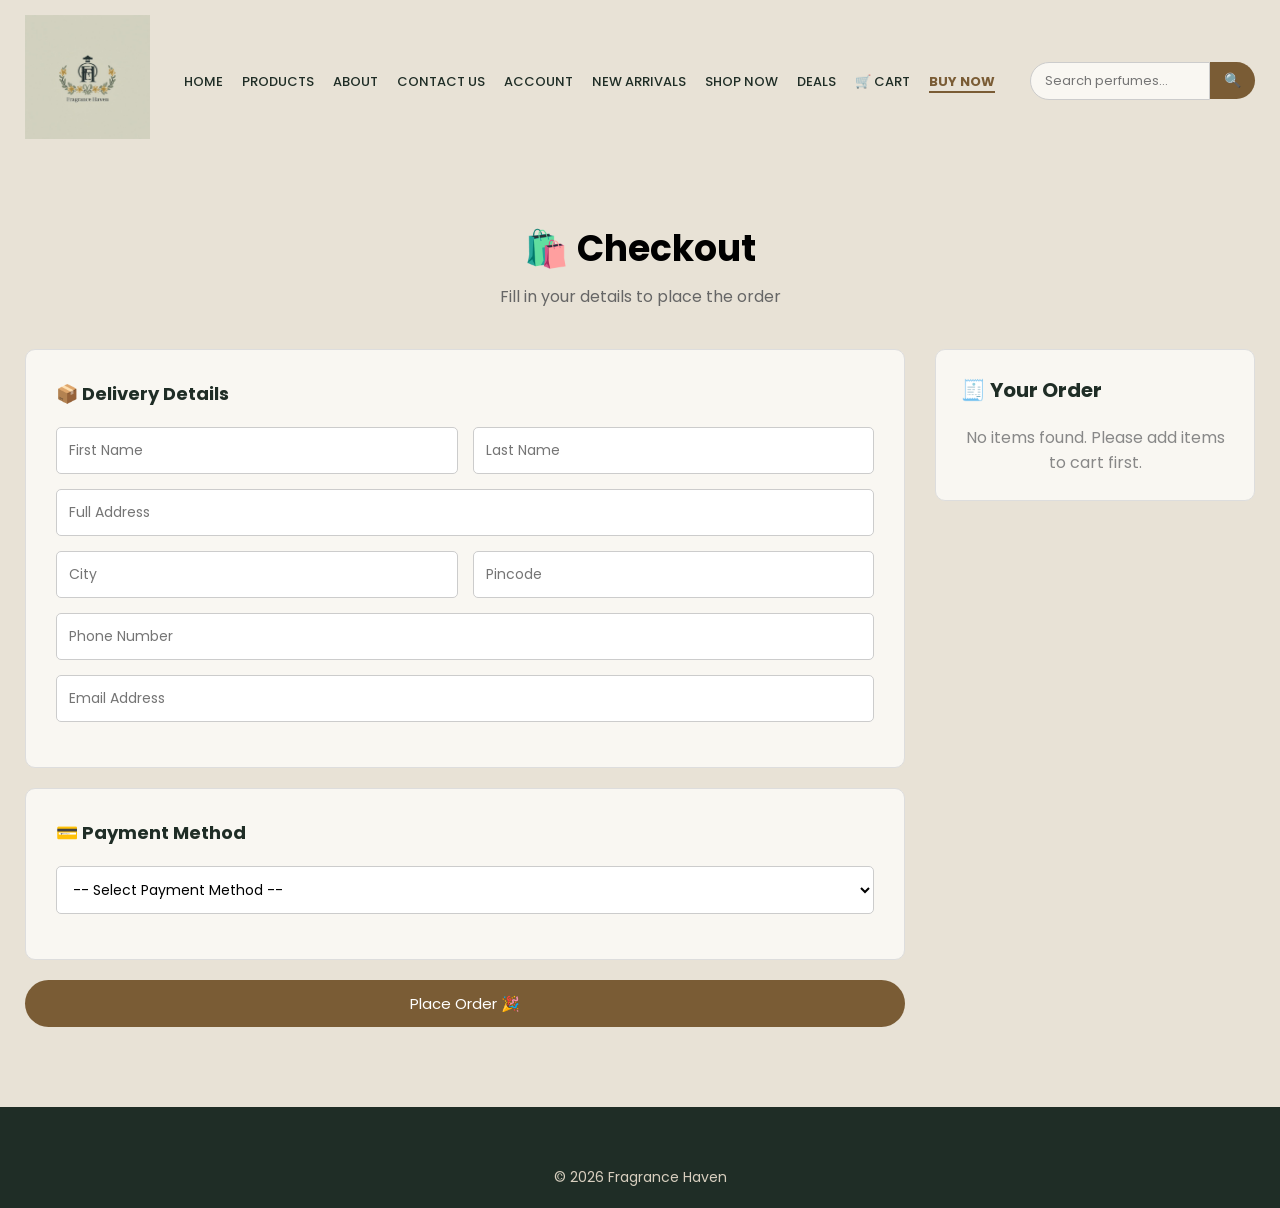
<file: index10.html>
<!DOCTYPE html>
<html lang="en">
<head>
    <meta charset="UTF-8">
    <meta name="viewport" content="width=device-width, initial-scale=1.0">
    <title>Checkout - Fragrance Haven</title>
    <link rel="stylesheet" href="style.css">
    <link href="https://fonts.googleapis.com/css2?family=Poppins:wght@300;400;600&display=swap" rel="stylesheet">
</head>
<body>
    <div class="navbar">
        <div class="logo">
            <img src="logo.jpeg" width="125px" alt="logo">
        </div>
        <nav>
            <ul>
                <li><a href="index.html">HOME</a></li>
                <li><a href="index4.html">PRODUCTS</a></li>
                <li><a href="index2.html">ABOUT</a></li>
                <li><a href="index3.html">CONTACT US</a></li>
                <li><a href="index5.html">ACCOUNT</a></li>
                <li><a href="index6.html">NEW ARRIVALS</a></li>
                <li><a href="index7.html">SHOP NOW</a></li>
                <li><a href="index8.html">DEALS</a></li>
                <li><a href="index9.html">🛒 CART</a></li>
                <li><a href="index10.html">BUY NOW</a></li>
            </ul>
        </nav>
        <div class="search-bar">
            <input type="text" id="searchInput" placeholder="Search perfumes...">
            <button id="searchBtn">&#128269;</button>
        </div>
    </div>

    <div class="checkout-page">
        <div class="container">
            <h1>🛍️ Checkout</h1>
            <p class="checkout-subtitle">Fill in your details to place the order</p>

            <div class="checkout-box">
                <div class="checkout-form-wrapper" style="flex:1; min-width:300px;">

                    <form id="checkoutForm">
                        <div class="checkout-form">
                            <h3>📦 Delivery Details</h3>
                            <div class="form-row">
                                <input type="text" id="firstName" placeholder="First Name" required>
                                <input type="text" id="lastName" placeholder="Last Name" required>
                            </div>
                            <input type="text" id="address" placeholder="Full Address" required>
                            <div class="form-row">
                                <input type="text" id="city" placeholder="City" required>
                                <input type="text" id="pincode" placeholder="Pincode">
                            </div>
                            <input type="text" id="phone" placeholder="Phone Number" required>
                            <input type="email" id="checkoutEmail" placeholder="Email Address">
                        </div>
                        <div class="checkout-form" style="margin-top:20px;">
                            <h3>💳 Payment Method</h3>
                            <select id="paymentMethod">
                                <option value="">-- Select Payment Method --</option>
                                <option value="cod">Cash on Delivery</option>
                                <option value="upi">UPI Payment</option>
                                <option value="card">Credit / Debit Card</option>
                                <option value="netbanking">Net Banking</option>
                            </select>
                            <div id="upiField" style="display:none;">
                                <input type="text" id="upiId" placeholder="Enter your UPI ID (e.g. name@upi)">
                            </div>
                            <div id="cardFields" style="display:none;">
                                <input type="text" id="cardNumber" placeholder="Card Number" maxlength="16">
                                <div class="form-row">
                                    <input type="text" id="cardExpiry" placeholder="MM/YY" maxlength="5">
                                    <input type="text" id="cardCvv" placeholder="CVV" maxlength="3">
                                </div>
                            </div>
                        </div>

                        <button type="submit" class="btn place-order-btn">Place Order 🎉</button>

                    </form>
                    <div class="order-success" id="orderSuccess">
                        <h2>🎉 Order Placed Successfully!</h2>
                        <p>Thank you for shopping with Fragrance Haven!</p>
                        <p style="margin-top:10px;">Your order will be delivered within 3-5 business days.</p>
                        <a href="index.html" class="btn" style="margin-top:20px;">Continue Shopping ➜</a>
                    </div>

                </div>
                <div class="checkout-summary">
                    <h3>🧾 Your Order</h3>
                    <div id="checkoutItemsDiv">
                        <p style="color:#888; text-align:center; padding:15px;">Loading your cart...</p>
                    </div>
                </div>

            </div>
        </div>
    </div>

    <div class="footer">
        <div class="container">
            <p class="copyright">© 2026 Fragrance Haven</p>
        </div>
    </div>

    <script src="script.js"></script>
    <script>
        var paymentSelect = document.getElementById("paymentMethod");
        if (paymentSelect != null) {
            paymentSelect.onchange = function() {
                var val = this.value;
                var upiField = document.getElementById("upiField");
                var cardFields = document.getElementById("cardFields");
                upiField.style.display = "none";
                cardFields.style.display = "none";
                if (val == "upi") {
                    upiField.style.display = "block";
                } else if (val == "card") {
                    cardFields.style.display = "block";
                }
            }
        }
    </script>

</body>
</html>
</file>
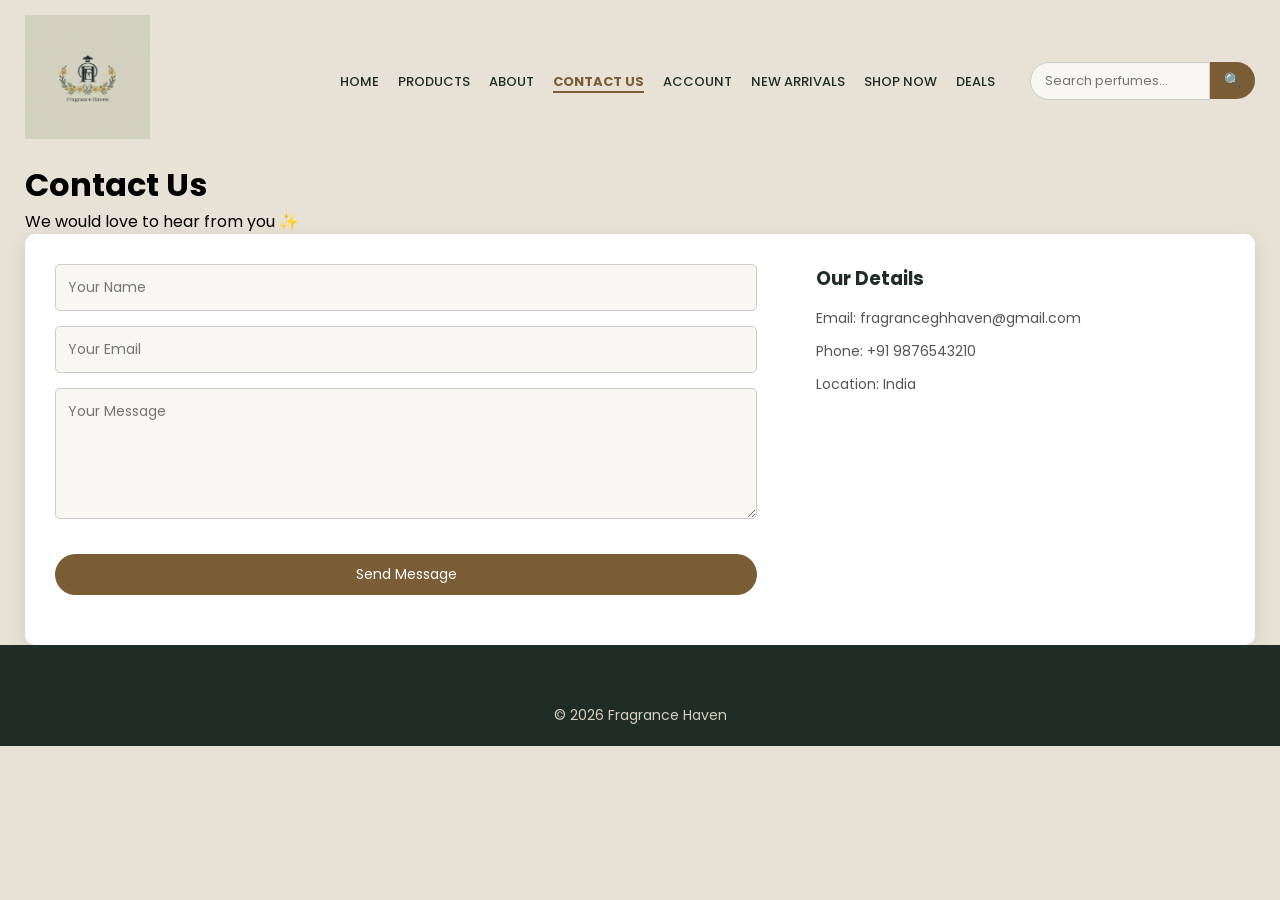
<file: index3.html>
<!DOCTYPE html>
<html lang="en">
<head>
    <meta charset="UTF-8">
    <meta name="viewport" content="width=device-width, initial-scale=1.0">
    <title>Contact Us - Fragrance Haven</title>
    <link rel="stylesheet" href="style.css">
    <link href="https://fonts.googleapis.com/css2?family=Poppins:wght@300;400;600&display=swap" rel="stylesheet">
</head>
<body>
    <div class="navbar">
        <div class="logo">
            <img src="logo.jpeg" width=125px alt="logo">
        </div>
        <nav>
            <ul>
                <li><a href="index.html">HOME</a></li>
                <li><a href="index4.html">PRODUCTS</a></li>
                <li><a href="index2.html">ABOUT</a></li>
                <li><a href="index3.html">CONTACT US</a></li>
                <li><a href="index5.html">ACCOUNT</a></li>
                <li><a href="index6.html">NEW ARRIVALS</a></li>
                <li><a href="index7.html">SHOP NOW</a></li>
                <li><a href="index8.html">DEALS</a></li>
            </ul>
        </nav>
        <div class="search-bar">
            <input type="text" id="searchInput" placeholder="Search perfumes...">
            <button id="searchBtn">&#128269;</button>
        </div>
    </div>

    <div class="contact">
        <div class="container">
            <h1>Contact Us</h1>
            <p>We would love to hear from you ✨</p>
            <div class="contact-box">
                <form>
                    <input type="text" placeholder="Your Name" required>
                    <input type="email" placeholder="Your Email" required>
                    <textarea rows="5" placeholder="Your Message"></textarea>
                    <button type="submit" class="btn">Send Message</button>
                </form>
                <div class="contact-info">
                    <h3>Our Details</h3>
                    <p>Email: fragranceghhaven@gmail.com</p>
                    <p>Phone: +91 9876543210</p>
                    <p>Location: India</p>
                </div>
            </div>
        </div>
    </div>

    <div class="footer">
        <div class="container">
            <p class="copyright">© 2026 Fragrance Haven</p>
        </div>
    </div>

    <script src="script.js"></script>
</body>
</html>
</file>
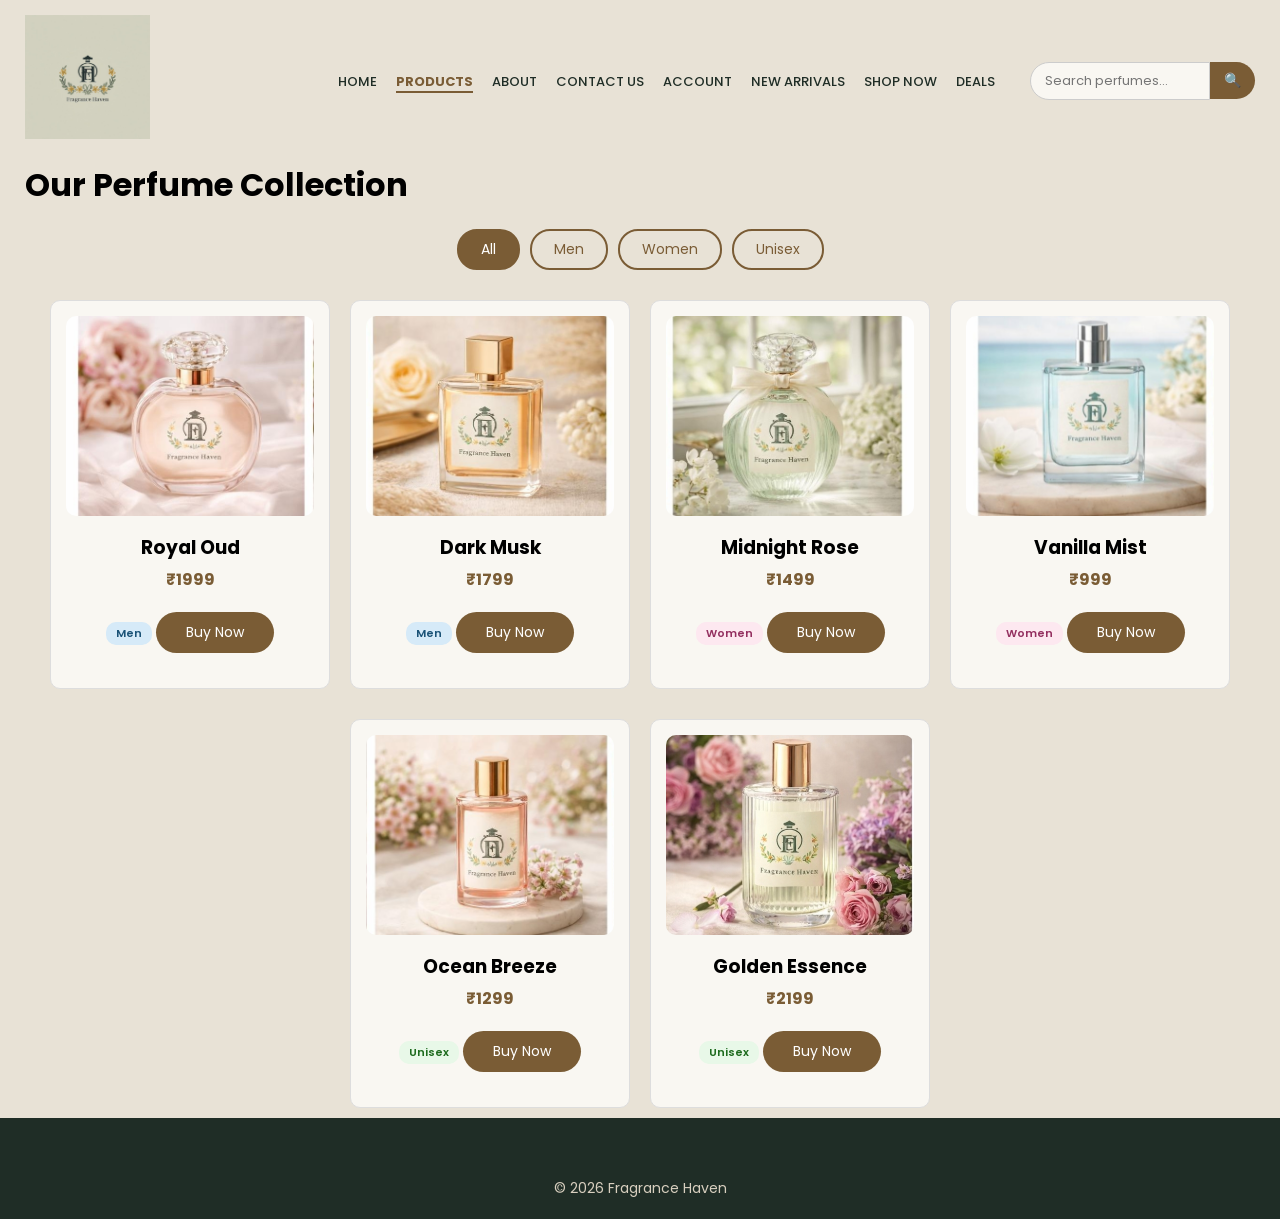
<file: index4.html>
<!DOCTYPE html>
<html lang="en">
<head>
    <meta charset="UTF-8">
    <meta name="viewport" content="width=device-width, initial-scale=1.0">
    <title>Products - Fragrance Haven</title>
    <link rel="stylesheet" href="style.css">
    <link href="https://fonts.googleapis.com/css2?family=Poppins:wght@300;400;600&display=swap" rel="stylesheet">
</head>
<body>
    <div class="navbar">
        <div class="logo">
            <img src="logo.jpeg" width=125px alt="logo">
        </div>
        <nav>
            <ul>
                <li><a href="index.html">HOME</a></li>
                <li><a href="index4.html">PRODUCTS</a></li>
                <li><a href="index2.html">ABOUT</a></li>
                <li><a href="index3.html">CONTACT US</a></li>
                <li><a href="index5.html">ACCOUNT</a></li>
                <li><a href="index6.html">NEW ARRIVALS</a></li>
                <li><a href="index7.html">SHOP NOW</a></li>
                <li><a href="index8.html">DEALS</a></li>
            </ul>
        </nav>
        
        <div class="search-bar">
            <input type="text" id="searchInput" placeholder="Search perfumes...">
            <button id="searchBtn">&#128269;</button>
        </div>
    </div>

    <div class="products-page">
        <div class="container">
            <h1>Our Perfume Collection</h1>
            <div class="category-filter">
                <button class="category-btn active-cat" data-category="all">All</button>
                <button class="category-btn" data-category="men">Men</button>
                <button class="category-btn" data-category="women">Women</button>
                <button class="category-btn" data-category="unisex">Unisex</button>
            </div>

            <div class="product-grid">
                <div class="product-card" data-category="men">
                    <img src="pics444.jpeg" alt="Royal Oud">
                    <h3>Royal Oud</h3>
                    <p>₹1999</p>
                    <span class="cat-tag men-tag">Men</span>
                    <a href="#" class="btn">Buy Now</a>
                </div>
                <div class="product-card" data-category="men">
                    <img src="pics333.jpeg" alt="Dark Musk">
                    <h3>Dark Musk</h3>
                    <p>₹1799</p>
                    <span class="cat-tag men-tag">Men</span>
                    <a href="#" class="btn">Buy Now</a>
                </div>
                <div class="product-card" data-category="women">
                    <img src="pics555.jpeg" alt="Midnight Rose">
                    <h3>Midnight Rose</h3>
                    <p>₹1499</p>
                    <span class="cat-tag women-tag">Women</span>
                    <a href="#" class="btn">Buy Now</a>
                </div>
                <div class="product-card" data-category="women">
                    <img src="pics111.jpeg" alt="Vanilla Mist">
                    <h3>Vanilla Mist</h3>
                    <p>₹999</p>
                    <span class="cat-tag women-tag">Women</span>
                    <a href="#" class="btn">Buy Now</a>
                </div>
                <div class="product-card" data-category="unisex">
                    <img src="pics 222.jpeg" alt="Ocean Breeze">
                    <h3>Ocean Breeze</h3>
                    <p>₹1299</p>
                    <span class="cat-tag unisex-tag">Unisex</span>
                    <a href="#" class="btn">Buy Now</a>
                </div>

                <div class="product-card" data-category="unisex">
                    <img src="pics666.jpeg" alt="Golden Essence">
                    <h3>Golden Essence</h3>
                    <p>₹2199</p>
                    <span class="cat-tag unisex-tag">Unisex</span>
                    <a href="#" class="btn">Buy Now</a>
                </div>

            </div>
        </div>
    </div>

    <div class="footer">
        <div class="container">
            <p class="copyright">© 2026 Fragrance Haven</p>
        </div>
    </div>

    <script src="script.js"></script>
</body>
</html>
</file>
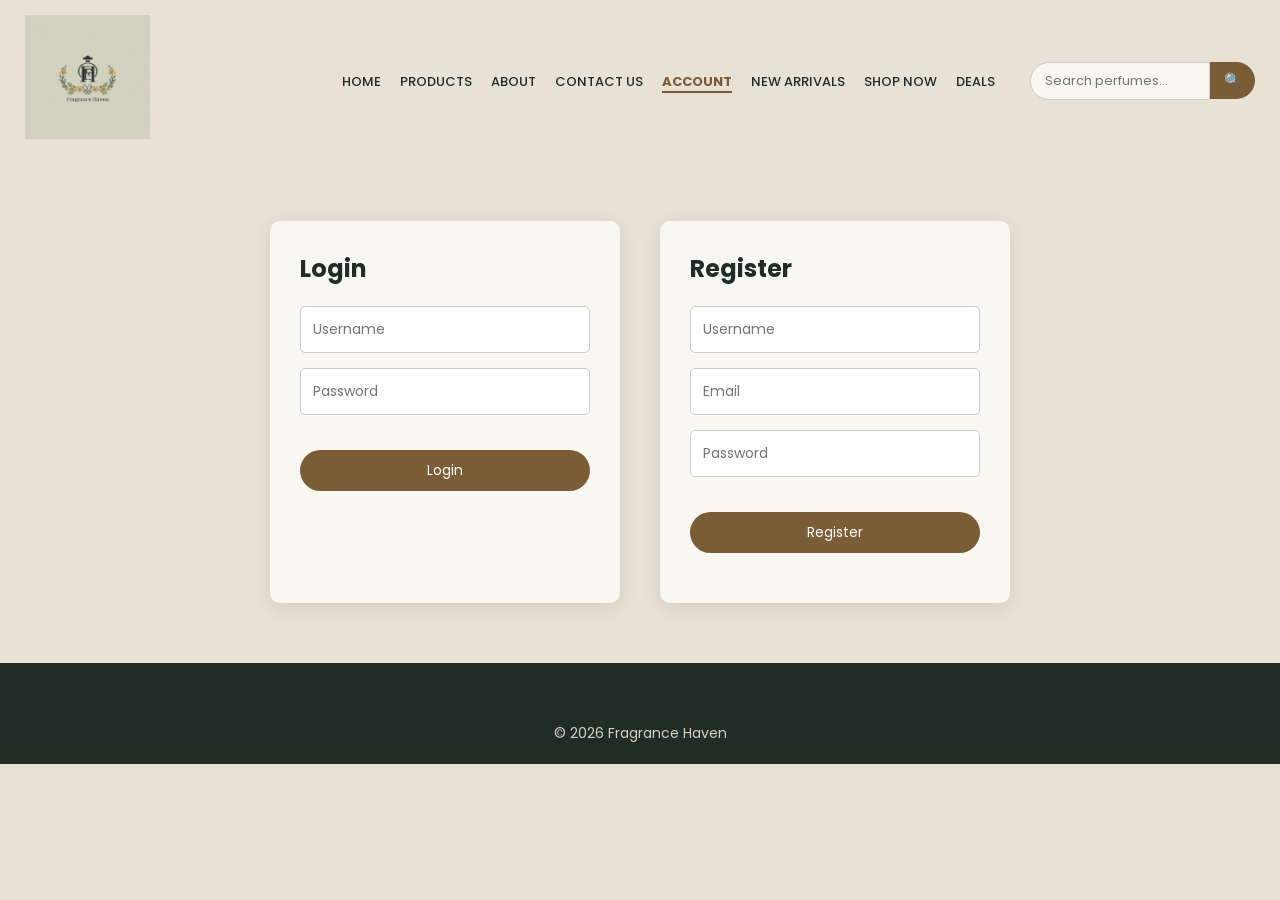
<file: index5.html>
<!DOCTYPE html>
<html lang="en">
<head>
    <meta charset="UTF-8">
    <meta name="viewport" content="width=device-width, initial-scale=1.0">
    <title>Account - Fragrance Haven</title>
    <link rel="stylesheet" href="style.css">
    <link href="https://fonts.googleapis.com/css2?family=Poppins:wght@300;400;600&display=swap" rel="stylesheet">
</head>
<body>
    <div class="navbar">
        <div class="logo">
            <img src="logo.jpeg" width=125px alt="logo">
        </div>
        <nav>
            <ul>
                <li><a href="index.html">HOME</a></li>
                <li><a href="index4.html">PRODUCTS</a></li>
                <li><a href="index2.html">ABOUT</a></li>
                <li><a href="index3.html">CONTACT US</a></li>
                <li><a href="index5.html">ACCOUNT</a></li>
                <li><a href="index6.html">NEW ARRIVALS</a></li>
                <li><a href="index7.html">SHOP NOW</a></li>
                <li><a href="index8.html">DEALS</a></li>
            </ul>
        </nav>
        <div class="search-bar">
            <input type="text" id="searchInput" placeholder="Search perfumes...">
            <button id="searchBtn">&#128269;</button>
        </div>
    </div>

    <div class="account-page">
        <div class="container">
            <div class="account-box">
                <div class="form-box">
                    <h2>Login</h2>
                    <form id="loginForm">
                        <input type="text" id="loginUsername" placeholder="Username">
                        <input type="password" id="loginPassword" placeholder="Password">
                        <p id="loginMsg" style="display:none; font-size:14px; margin-bottom:10px;"></p>
                        <button type="submit" class="btn">Login</button>
                    </form>
                </div>
                <div class="form-box">
                    <h2>Register</h2>
                    <form id="registerForm">
                        <input type="text" id="regUsername" placeholder="Username">
                        <input type="email" id="regEmail" placeholder="Email">
                        <input type="password" id="regPassword" placeholder="Password">
                        <p id="registerMsg" style="display:none; font-size:14px; margin-bottom:10px;"></p>
                        <button type="submit" class="btn">Register</button>
                    </form>
                </div>

            </div>
        </div>
    </div>

    <div class="footer">
        <div class="container">
            <p class="copyright">© 2026 Fragrance Haven</p>
        </div>
    </div>

    <script src="script.js"></script>
</body>
</html>
</file>
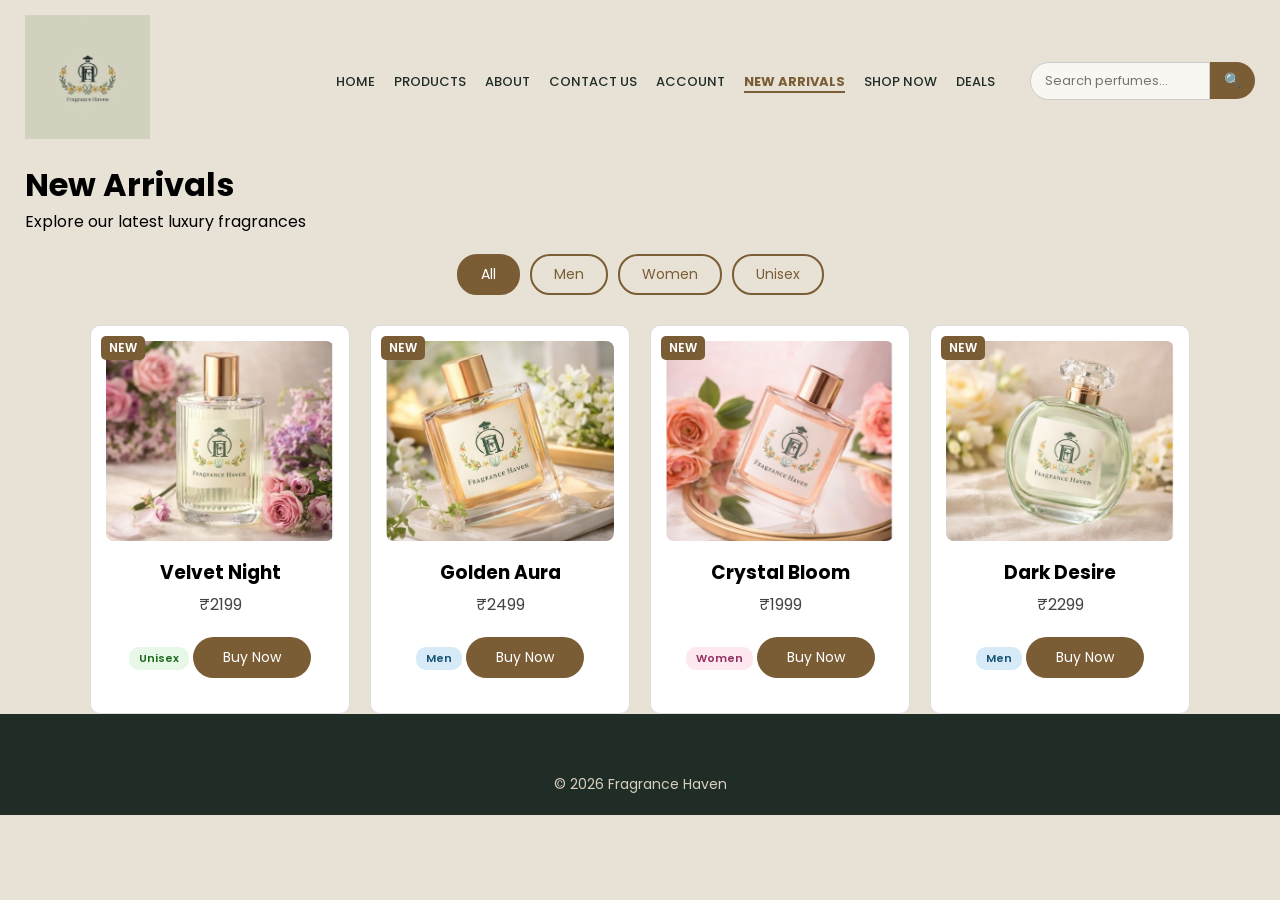
<file: index6.html>
<!DOCTYPE html>
<html lang="en">
<head>
    <meta charset="UTF-8">
    <meta name="viewport" content="width=device-width, initial-scale=1.0">
    <title>New Arrivals - Fragrance Haven</title>
    <link rel="stylesheet" href="style.css">
    <link href="https://fonts.googleapis.com/css2?family=Poppins:wght@300;400;600&display=swap" rel="stylesheet">
</head>
<body>
    <div class="navbar">
        <div class="logo">
            <img src="logo.jpeg" width=125px alt="logo">
        </div>
        <nav>
           <ul>
                <li><a href="index.html">HOME</a></li>
                <li><a href="index4.html">PRODUCTS</a></li>
                <li><a href="index2.html">ABOUT</a></li>
                <li><a href="index3.html">CONTACT US</a></li>
                <li><a href="index5.html">ACCOUNT</a></li>
                <li><a href="index6.html">NEW ARRIVALS</a></li>
                <li><a href="index7.html">SHOP NOW</a></li>
                <li><a href="index8.html">DEALS</a></li>
            </ul>
        </nav>
        <div class="search-bar">
            <input type="text" id="searchInput" placeholder="Search perfumes...">
            <button id="searchBtn">&#128269;</button>
        </div>
    </div>

    <div class="new-arrivals">
        <div class="container">
            <h1>New Arrivals</h1>
            <p>Explore our latest luxury fragrances</p>
            <div class="category-filter">
                <button class="category-btn active-cat" data-category="all">All</button>
                <button class="category-btn" data-category="men">Men</button>
                <button class="category-btn" data-category="women">Women</button>
                <button class="category-btn" data-category="unisex">Unisex</button>
            </div>
            <div class="arrival-grid">
                <div class="arrival-card" data-category="unisex">
                    <img src="pics666.jpeg" alt="Velvet Night">
                    <h3>Velvet Night</h3>
                    <p>₹2199</p>
                    <span class="tag">NEW</span>
                    <span class="cat-tag unisex-tag">Unisex</span>
                    <a href="#" class="btn">Buy Now</a>
                </div>
                <div class="arrival-card" data-category="men">
                    <img src="pics777.jpeg" alt="Golden Aura">
                    <h3>Golden Aura</h3>
                    <p>₹2499</p>
                    <span class="tag">NEW</span>
                    <span class="cat-tag men-tag">Men</span>
                    <a href="#" class="btn">Buy Now</a>
                </div>
                <div class="arrival-card" data-category="women">
                    <img src="pics888.jpeg" alt="Crystal Bloom">
                    <h3>Crystal Bloom</h3>
                    <p>₹1999</p>
                    <span class="tag">NEW</span>
                    <span class="cat-tag women-tag">Women</span>
                    <a href="#" class="btn">Buy Now</a>
                </div>
                <div class="arrival-card" data-category="men">
                    <img src="pics999.jpeg" alt="Dark Desire">
                    <h3>Dark Desire</h3>
                    <p>₹2299</p>
                    <span class="tag">NEW</span>
                    <span class="cat-tag men-tag">Men</span>
                    <a href="#" class="btn">Buy Now</a>
                </div>

            </div>
        </div>
    </div>

    <div class="footer">
        <div class="container">
            <p class="copyright">© 2026 Fragrance Haven</p>
        </div>
    </div>

    <script src="script.js"></script>
</body>
</html>
</file>
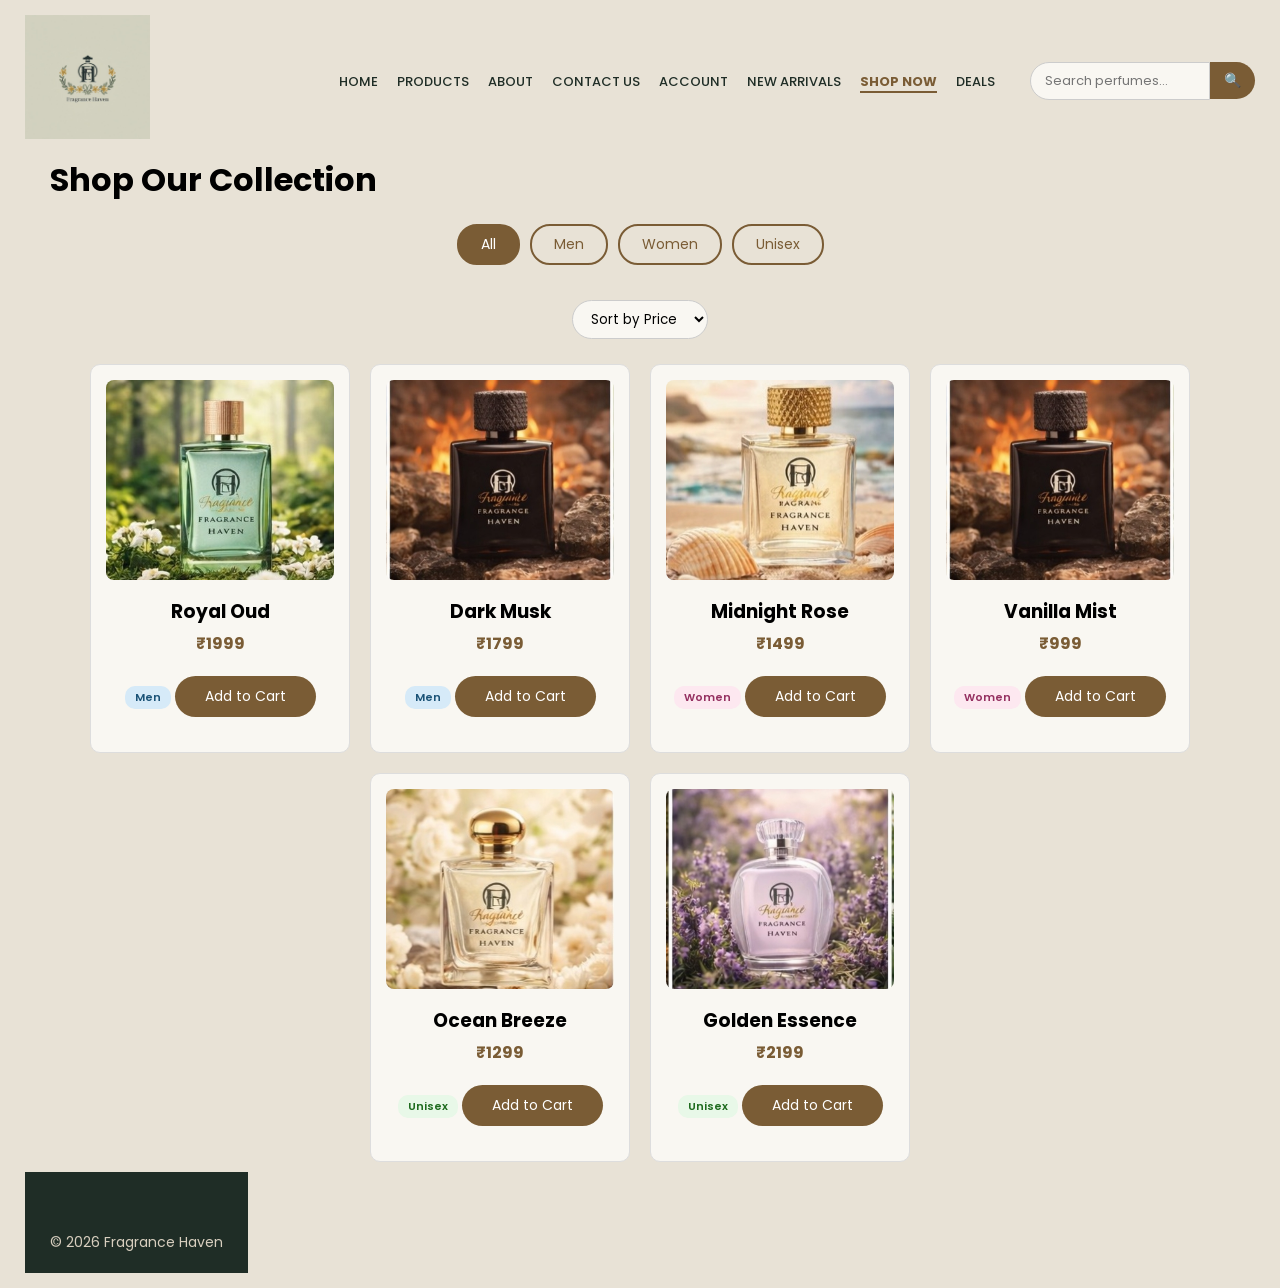
<file: index7.html>
<!DOCTYPE html>
<html lang="en">
<head>
    <meta charset="UTF-8">
    <meta name="viewport" content="width=device-width, initial-scale=1.0">
    <title>Shop Now - Fragrance Haven</title>
    <link rel="stylesheet" href="style.css">
    <link href="https://fonts.googleapis.com/css2?family=Poppins:wght@300;400;600&display=swap" rel="stylesheet">
</head>
<up
    <div class="navbar">
        <div class="logo">
            <img src="logo.jpeg" width=125px alt="logo">
        </div>
        <nav>
           <ul>
                <li><a href="index.html">HOME</a></li>
                <li><a href="index4.html">PRODUCTS</a></li>
                <li><a href="index2.html">ABOUT</a></li>
                <li><a href="index3.html">CONTACT US</a></li>
                <li><a href="index5.html">ACCOUNT</a></li>
                <li><a href="index6.html">NEW ARRIVALS</a></li>
                <li><a href="index7.html">SHOP NOW</a></li>
                <li><a href="index8.html">DEALS</a></li>
            </ul>
        </nav>
        <div class="search-bar">
            <input type="text" id="searchInput" placeholder="Search perfumes...">
            <button id="searchBtn">&#128269;</button>
        </div>
    </div>

    <div class="shop">
        <div class="container">
            <h1>Shop Our Collection</h1>
            <div class="category-filter">
                <button class="category-btn active-cat" data-category="all">All</button>
                <button class="category-btn" data-category="men">Men</button>
                <button class="category-btn" data-category="women">Women</button>
                <button class="category-btn" data-category="unisex">Unisex</button>
            </div>

            <div class="filter">
                <select id="sortPrice">
                    <option value="default">Sort by Price</option>
                    <option value="lowtohigh">Low to High</option>
                    <option value="hightolow">High to Low</option>
                </select>
            </div>

            <div class="shop-grid">
                <div class="shop-card" data-category="men">
                    <img src="picture1.jpeg" alt="Royal Oud">
                    <h3>Royal Oud</h3>
                    <p>₹1999</p>
                    <span class="cat-tag men-tag">Men</span>
                    <a href="#" class="btn">Add to Cart</a>
                </div>

                <div class="shop-card" data-category="men">
                    <img src="picture6.jpeg" alt="Dark Musk">
                    <h3>Dark Musk</h3>
                    <p>₹1799</p>
                    <span class="cat-tag men-tag">Men</span>
                    <a href="#" class="btn">Add to Cart</a>
                </div>
                <div class="shop-card" data-category="women">
                    <img src="pitcture2.jpeg" alt="Midnight Rose">
                    <h3>Midnight Rose</h3>
                    <p>₹1499</p>
                    <span class="cat-tag women-tag">Women</span>
                    <a href="#" class="btn">Add to Cart</a>
                </div>

                <div class="shop-card" data-category="women">
                    <img src="picture5.jpeg" alt="Vanilla Mist">
                    <h3>Vanilla Mist</h3>
                    <p>₹999</p>
                    <span class="cat-tag women-tag">Women</span>
                    <a href="#" class="btn">Add to Cart</a>
                </div>
                <div class="shop-card" data-category="unisex">
                    <img src="picture4.jpeg" alt="Ocean Breeze">
                    <h3>Ocean Breeze</h3>
                    <p>₹1299</p>
                    <span class="cat-tag unisex-tag">Unisex</span>
                    <a href="#" class="btn">Add to Cart</a>
                </div>

                <div class="shop-card" data-category="unisex">
                    <img src="picture7.jpeg" alt="Golden Essence">
                    <h3>Golden Essence</h3>
                    <p>₹2199</p>
                    <span class="cat-tag unisex-tag">Unisex</span>
                    <a href="#" class="btn">Add to Cart</a>
                </div>

            </div>
        </div>
    </div>

    <div class="footer">
        <div class="container">
            <p class="copyright">© 2026 Fragrance Haven</p>
        </div>
    </div>

    <script src="script.js"></script>
</body>
</html>
</file>
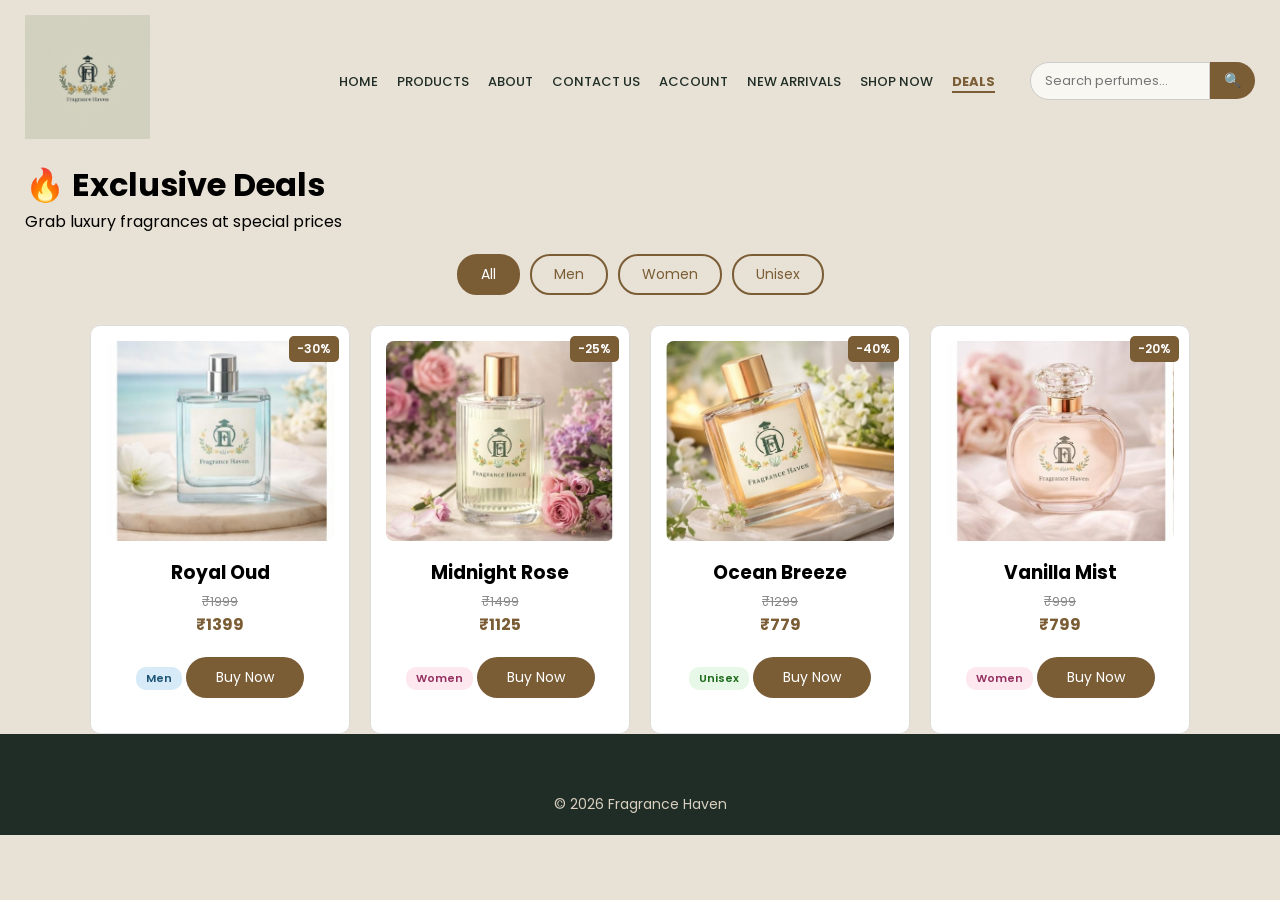
<file: index8.html>
<!DOCTYPE html>
<html lang="en">
<head>
    <meta charset="UTF-8">
    <meta name="viewport" content="width=device-width, initial-scale=1.0">
    <title>Deals - Fragrance Haven</title>
    <link rel="stylesheet" href="style.css">
    <link href="https://fonts.googleapis.com/css2?family=Poppins:wght@300;400;600&display=swap" rel="stylesheet">
</head>
<body>
    <div class="navbar">
        <div class="logo">
            <img src="logo.jpeg" width=125px alt="logo">
        </div>
        <nav>
            <ul> 
                <li><a href="index.html">HOME</a></li>
                <li><a href="index4.html">PRODUCTS</a></li>
                <li><a href="index2.html">ABOUT</a></li>
                <li><a href="index3.html">CONTACT US</a></li>
                <li><a href="index5.html">ACCOUNT</a></li>
                <li><a href="index6.html">NEW ARRIVALS</a></li>
                <li><a href="index7.html">SHOP NOW</a></li>
                <li><a href="index8.html">DEALS</a></li>
            
            </ul>
        </nav>
        <div class="search-bar">
            <input type="text" id="searchInput" placeholder="Search perfumes...">
            <button id="searchBtn">&#128269;</button>
        </div>
    </div>

    <div class="deals">
        <div class="container">
            <h1>🔥 Exclusive Deals</h1>
            <p>Grab luxury fragrances at special prices</p>

           
            <div class="category-filter">
                <button class="category-btn active-cat" data-category="all">All</button>
                <button class="category-btn" data-category="men">Men</button>
                <button class="category-btn" data-category="women">Women</button>
                <button class="category-btn" data-category="unisex">Unisex</button>
            </div>

            <div class="deals-grid">

               
                <div class="deal-card" data-category="men">
                    <span class="discount">-30%</span>
                    <img src="pics111.jpeg" alt="Royal Oud">
                    <h3>Royal Oud</h3>
                    <p class="old-price">₹1999</p>
                    <p class="new-price">₹1399</p>
                    <span class="cat-tag men-tag">Men</span>
                    <a href="#" class="btn">Buy Now</a>
                </div>

                <div class="deal-card" data-category="women">
                    <span class="discount">-25%</span>
                    <img src="pics666.jpeg" alt="Midnight Rose">
                    <h3>Midnight Rose</h3>
                    <p class="old-price">₹1499</p>
                    <p class="new-price">₹1125</p>
                    <span class="cat-tag women-tag">Women</span>
                    <a href="#" class="btn">Buy Now</a>
                </div>

                
                <div class="deal-card" data-category="unisex">
                    <span class="discount">-40%</span>
                    <img src="pics777.jpeg" alt="Ocean Breeze">
                    <h3>Ocean Breeze</h3>
                    <p class="old-price">₹1299</p>
                    <p class="new-price">₹779</p>
                    <span class="cat-tag unisex-tag">Unisex</span>
                    <a href="#" class="btn">Buy Now</a>
                </div>

                
                <div class="deal-card" data-category="women">
                    <span class="discount">-20%</span>
                    <img src="pics444.jpeg" alt="Vanilla Mist">
                    <h3>Vanilla Mist</h3>
                    <p class="old-price">₹999</p>
                    <p class="new-price">₹799</p>
                    <span class="cat-tag women-tag">Women</span>
                    <a href="#" class="btn">Buy Now</a>
                </div>

            </div>
        </div>
    </div>

    <div class="footer">
        <div class="container">
            <p class="copyright">© 2026 Fragrance Haven</p>
        </div>
    </div>

    <script src="script.js"></script>
</body>
</html>
</file>
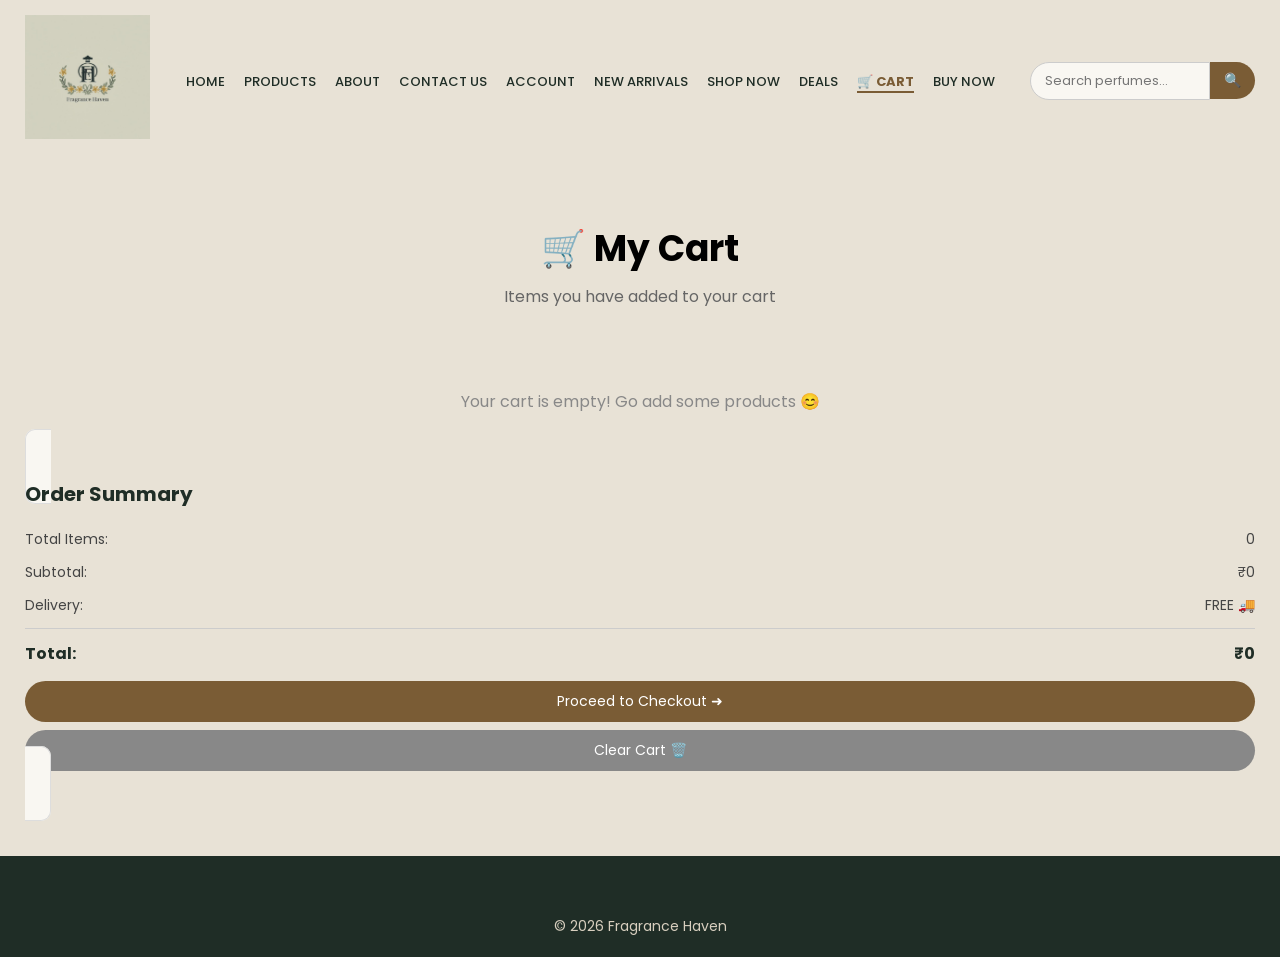
<file: index9.html>
<!DOCTYPE html>
<html lang="en">
<head>
    <meta charset="UTF-8">
    <meta name="viewport" content="width=device-width, initial-scale=1.0">
    <title>My Cart - Fragrance Haven</title>
    <link rel="stylesheet" href="style.css">
    <link href="https://fonts.googleapis.com/css2?family=Poppins:wght@300;400;600&display=swap" rel="stylesheet">
</head>
<body>
    <div class="navbar">
        <div class="logo">
            <img src="logo.jpeg" width="125px" alt="logo">
        </div>
        <nav>
           <ul>
                <li><a href="index.html">HOME</a></li>
                <li><a href="index4.html">PRODUCTS</a></li>
                <li><a href="index2.html">ABOUT</a></li>
                <li><a href="index3.html">CONTACT US</a></li>
                <li><a href="index5.html">ACCOUNT</a></li>
                <li><a href="index6.html">NEW ARRIVALS</a></li>
                <li><a href="index7.html">SHOP NOW</a></li>
                <li><a href="index8.html">DEALS</a></li>
                <li><a href="index9.html">🛒 CART</a></li>
                <li><a href="index10.html">BUY NOW</a></li>
            </ul>
        </nav>
        <div class="search-bar">
            <input type="text" id="searchInput" placeholder="Search perfumes...">
            <button id="searchBtn">&#128269;</button>
        </div>
    </div>

    <div class="cart-page">
        <div class="container">
            <h1>🛒 My Cart</h1>
            <p class="cart-subtitle">Items you have added to your cart</p>

            <div class="cart-box">
                <div class="cart-items" id="cartItemsList">
                    <p id="emptyCartMsg">Your cart is empty! Go add some products 😊</p>
                <up
                <div class="cart-summary" id="cartSummary">
                    <h3>Order Summary</h3>
                    <div class="summary-row">
                        <span>Total Items:</span>
                        <span id="totalItems">0</span>
                    </div>
                    <div class="summary-row">
                        <span>Subtotal:</span>
                        <span id="subtotalPrice">₹0</span>
                    </div>
                    <div class="summary-row">
                        <span>Delivery:</span>
                        <span>FREE 🚚</span>
                    </div>
                    <hr>
                    <div class="summary-row total-row">
                        <span>Total:</span>
                        <span id="totalPrice">₹0</span>
                    </div>
                    <a href="index10.html" class="btn checkout-btn">Proceed to Checkout ➜</a>
                    <button class="btn clear-btn" id="clearCartBtn">Clear Cart 🗑️</button>
                </div>

            </div>
        </div>
    </div>

    <div class="footer">
        <div class="container">
            <p class="copyright">© 2026 Fragrance Haven</p>
        </div>
    </div>

    <script src="script.js"></script>
</body>
</html>
</file>
<file: style.css>
* {
    margin: 0;
    padding: 0;
    box-sizing: border-box;
    font-family: 'Poppins', sans-serif;
}

body {
    background: #e8e2d6;
    
    scroll-behavior: smooth;
}


.navbar {
    display: flex;
    align-items: center;
    padding: 15px 25px;
    flex-wrap: wrap;
    gap: 10px;
    position: sticky;
    top: 0;
    z-index: 1000;
    background: #e8e2d6;
    transition: box-shadow 0.3s;
}

nav {
    flex: 1;
    text-align: right;
}

nav ul {
    display: inline-block;
    list-style-type: none;
}

nav ul li {
    display: inline-block;
    margin-right: 15px;
}

a {
    text-decoration: none;
    color: #1f2d26;
}

nav ul li a {
    position: relative;
    transition: color 0.3s;
    font-size: 13px;
    font-weight: 500;
}

nav ul li a:hover {
    color: #7a5c35;
}

nav ul li a::after {
    content: '';
    width: 0%;
    height: 2px;
    background: #7a5c35;
    position: absolute;
    left: 0;
    bottom: -5px;
    transition: 0.3s;
}

nav ul li a:hover::after {
    width: 100%;
}


nav ul li a.active-link {
    color: #7a5c35;
    font-weight: bold;
    border-bottom: 2px solid #7a5c35;
}


.search-bar {
    display: flex;
    align-items: center;
    margin-left: 10px;
}

.search-bar input {
    padding: 8px 14px;
    border: 1px solid #ccc;
    border-radius: 20px 0 0 20px;
    outline: none;
    font-size: 13px;
    font-family: 'Poppins', sans-serif;
    width: 180px;
    background: #f9f7f2;
    transition: 0.3s;
}

.search-bar input:focus {
    border-color: #7a5c35;
    width: 220px;
}

.search-bar button {
    padding: 8px 14px;
    background: #7a5c35;
    color: white;
    border: none;
    border-radius: 0 20px 20px 0;
    cursor: pointer;
    font-size: 14px;
    transition: 0.3s;
}

.search-bar button:hover {
    background: #1f2d26;
}


.container {
    max-width: 1300px;
    margin: auto;
    padding-left: 25px;
    padding-right: 25px;
}

.row {
    display: flex;
    align-items: center;
    flex-wrap: wrap;
    justify-content: space-around;
}


.section-title {
    text-align: center;
    font-size: 36px;
    font-weight: 700;
    margin-bottom: 10px;
    color: #1f2d26;
}

.section-sub {
    text-align: center;
    color: #666;
    margin-bottom: 30px;
    font-size: 15px;
}



section {
    padding: 80px 0;
    border-bottom: 2px solid #d8cfbf;
}

.section-home {
    background: radial-gradient(#e8e2d6, #d8cfbf);
    padding: 60px 0 80px 0;
    border-bottom: none;
}

.section-featured {
    background: #f9f7f2;
}

.section-products {
    background: #e8e2d6;
}

.section-newarrivals {
    background: #f4f1ea;
}

.section-shop {
    background: #e8e2d6;
}

.section-deals {
    background: #f9f7f2;
}

.section-about {
    background: #e8e2d6;
}

.section-contact {
    background: #f4f1ea;
    border-bottom: none;
}

.col-2 {
    flex-basis: 50%;
    min-width: 300px;
    overflow: hidden;
    transition: transform 0.3s ease, box-shadow 0.3s ease;
}

.col-2 img {
    max-width: 100%;
    padding: 50px 0;
    width: 100%;
    transition: transform 0.4s ease;
}

.col-2 h1 {
    font-size: 50px;
    line-height: 60px;
    margin: 25px 0;
    color: #1f2d26;
}

.col-2 p {
    color: #444;
    line-height: 1.8;
}

.col-2:hover {
    transform: translateY(-8px);
    box-shadow: 0 10px 20px rgba(0, 0, 0, 0.2);
}

.col-2:hover img {
    transform: scale(1.1);
}


.btn {
    display: inline-block;
    background: #7a5c35;
    color: #fff;
    padding: 10px 30px;
    margin: 20px 0;
    border-radius: 30px;
    transition: 0.3s;
    border: none;
    cursor: pointer;
    font-family: 'Poppins', sans-serif;
    font-size: 14px;
}

.btn:hover {
    background: #1f2d26;
    transform: scale(1.05);
}


.col-3 {
    flex-basis: 30%;
    min-width: 250px;
    margin-bottom: 30px;
    overflow: hidden;
    transition: transform 0.3s ease, box-shadow 0.3s ease;
}

.col-3 img {
    width: 100%;
    transition: transform 0.4s ease;
    border-radius: 8px;
}

.col-3:hover {
    transform: translateY(-8px);
    box-shadow: 0 10px 20px rgba(0, 0, 0, 0.2);
}

.col-3:hover img {
    transform: scale(1.1);
}


.category-filter {
    margin: 20px 0 30px 0;
    display: flex;
    justify-content: center;
    gap: 10px;
    flex-wrap: wrap;
}

.category-btn {
    padding: 8px 22px;
    border: 2px solid #7a5c35;
    background: transparent;
    color: #7a5c35;
    border-radius: 20px;
    cursor: pointer;
    font-size: 14px;
    font-family: 'Poppins', sans-serif;
    transition: 0.3s;
}

.category-btn:hover {
    background: #7a5c35;
    color: white;
}

.active-cat {
    background: #7a5c35;
    color: white;
}


.cat-tag {
    display: inline-block;
    padding: 3px 10px;
    border-radius: 10px;
    font-size: 11px;
    font-weight: 600;
    margin: 6px 0;
}

.men-tag {
    background: #d6eaf8;
    color: #1a5276;
}

.women-tag {
    background: #fde8f0;
    color: #943060;
}

.unisex-tag {
    background: #e8f8e8;
    color: #1e6b1e;
}


.product-grid {
    display: flex;
    flex-wrap: wrap;
    gap: 20px;
    justify-content: center;
}

.product-card {
    width: 280px;
    background: #f9f7f2;
    padding: 15px;
    border-radius: 10px;
    margin-bottom: 10px;
    transition: 0.3s;
    overflow: hidden;
    text-align: center;
    border: 1px solid #ddd;
}

.product-card img {
    width: 100%;
    border-radius: 10px;
    transition: 0.4s;
    height: 200px;
    object-fit: cover;
}

.product-card:hover {
    transform: translateY(-10px);
    box-shadow: 0 10px 25px rgba(0, 0, 0, 0.2);
}

.product-card:hover img {
    transform: scale(1.1);
}

.product-card h3 {
    margin: 10px 0 5px 0;
}

.product-card p {
    color: #7a5c35;
    font-weight: bold;
}
.arrival-grid {
    display: flex;
    flex-wrap: wrap;
    gap: 20px;
    justify-content: center;
}

.arrival-card {
    width: 260px;
    background: #fff;
    padding: 15px;
    border: 1px solid #ddd;
    border-radius: 10px;
    position: relative;
    text-align: center;
    transition: 0.3s;
}

.arrival-card img {
    width: 100%;
    border-radius: 8px;
    height: 200px;
    object-fit: cover;
}

.arrival-card h3 {
    margin: 10px 0 5px 0;
}

.arrival-card p {
    color: #444;
}

.arrival-card:hover {
    background: #f0ece4;
    transform: translateY(-5px);
    box-shadow: 0 8px 20px rgba(0, 0, 0, 0.15);
}

.tag {
    position: absolute;
    top: 10px;
    left: 10px;
    background: #7a5c35;
    color: #fff;
    padding: 3px 8px;
    font-size: 12px;
    border-radius: 5px;
    font-weight: 600;
}


.filter {
    margin: 10px 0 20px 0;
    text-align: center;
}

.filter select {
    padding: 8px 14px;
    margin: 5px;
    border: 1px solid #ccc;
    border-radius: 20px;
    font-family: 'Poppins', sans-serif;
    outline: none;
    cursor: pointer;
    background: #f9f7f2;
}

.shop-grid {
    display: flex;
    flex-wrap: wrap;
    gap: 20px;
    justify-content: center;
}

.shop-card {
    width: 260px;
    background: #f9f7f2;
    padding: 15px;
    border: 1px solid #ddd;
    border-radius: 10px;
    text-align: center;
    transition: 0.3s;
}

.shop-card img {
    width: 100%;
    border-radius: 8px;
    height: 200px;
    object-fit: cover;
}

.shop-card h3 {
    margin: 10px 0 5px 0;
}

.shop-card p {
    color: #7a5c35;
    font-weight: bold;
}

.shop-card:hover {
    background: #f0ece4;
    transform: translateY(-5px);
    box-shadow: 0 8px 20px rgba(0, 0, 0, 0.15);
}


.deals-grid {
    display: flex;
    flex-wrap: wrap;
    gap: 20px;
    justify-content: center;
}

.deal-card {
    width: 260px;
    background: #fff;
    padding: 15px;
    border: 1px solid #ddd;
    border-radius: 10px;
    position: relative;
    text-align: center;
    transition: 0.3s;
}

.deal-card img {
    width: 100%;
    border-radius: 8px;
    height: 200px;
    object-fit: cover;
}

.deal-card h3 {
    margin: 10px 0 5px 0;
}

.old-price {
    text-decoration: line-through;
    color: #888;
    font-size: 13px;
}

.new-price {
    color: #7a5c35;
    font-weight: bold;
    font-size: 16px;
}

.discount {
    position: absolute;
    top: 10px;
    right: 10px;
    background: #7a5c35;
    color: #fff;
    padding: 4px 8px;
    font-size: 12px;
    border-radius: 5px;
    font-weight: 600;
}

.deal-card:hover {
    background: #f0ece4;
    transform: translateY(-5px);
    box-shadow: 0 8px 20px rgba(0, 0, 0, 0.15);
}


.section-about .row {
    justify-content: space-between;
}

.team-card {
    width: 22%;
    background: #f9f7f2;
    padding: 15px;
    border-radius: 10px;
    transition: all 0.3s ease;
    overflow: hidden;
    margin-bottom: 20px;
    text-align: center;
}

.team-card img {
    width: 100%;
    border-radius: 10px;
    transition: transform 0.4s ease;
}

.team-card:hover {
    transform: translateY(-10px);
    box-shadow: 0 10px 25px rgba(0, 0, 0, 0.2);
}

.team-card:hover img {
    transform: scale(1.1);
}

.team-card h3 {
    margin-top: 12px;
    transition: color 0.3s;
}

.team-card:hover h3 {
    color: #7a5c35;
}

.team-card p {
    color: #666;
    font-size: 13px;
    margin-top: 5px;
}


.contact-box {
    display: flex;
    justify-content: space-between;
    flex-wrap: wrap;
    background: #fff;
    padding: 30px;
    border-radius: 10px;
    box-shadow: 0 5px 20px rgba(0, 0, 0, 0.1);
    gap: 20px;
    text-align: left;
}

.contact-box form {
    flex-basis: 60%;
    display: flex;
    flex-direction: column;
    width: 60%;
}

.contact-box form input,
.contact-box form textarea {
    margin-bottom: 15px;
    padding: 12px;
    border: 1px solid #ccc;
    border-radius: 5px;
    outline: none;
    font-size: 14px;
    font-family: 'Poppins', sans-serif;
    background: #f9f7f2;
}

.contact-box form input:focus,
.contact-box form textarea:focus {
    border-color: #7a5c35;
}

.contact-info {
    flex-basis: 35%;
    width: 35%;
}

.contact-info h3 {
    margin-bottom: 15px;
    color: #1f2d26;
}

.contact-info p {
    margin-bottom: 12px;
    color: #555;
    font-size: 14px;
}


.footer, .fotter {
    background: #1f2d26;
    color: #d8cfbf;
    font-size: 14px;
    padding: 60px 0 20px;
}

.footer p, .fotter p {
    color: #d8cfbf;
}

.footer h3, .fotter h3 {
    color: #f4f1ea;
    margin-bottom: 20px;
}

.footer-col-1,
.footer-col-2,
.footer-col-3,
.footer-col-4 {
    min-width: 220px;
    margin-bottom: 20px;
}
.footer-col-3 ul li a{
    color: black;
}

.footer-col-3 ul li a:hover{
    color: #7a5c35;
}
.footer-col-4 ul li a{
    color: black;
}

.footer-col-4 ul li a:hover{
    color: #7a5c35;
}

.footer-col-1 {
    flex-basis: 30%;
}

.footer-col-2 {
    flex: 1;
    text-align: center;
}

.footer-col-2 img {
    width: 180px;
    margin-bottom: 20px;
}

.footer-col-3,
.footer-col-4 {
    flex-basis: 12%;
    text-align: center;
    
}

ul {
    list-style-type: none;
}

.app-logo {
    margin-top: 20px;
}

.app-logo img {
    width: 140px;
    margin-right: 10px;
}

.footer hr, .fotter hr {
    border: none;
    background: #b5b5b5;
    height: 1px;
    margin: 20px 0;
}

.copyright {
    text-align: center;
}


#backToTop {
    position: fixed;
    bottom: 30px;
    right: 30px;
    background: #7a5c35;
    color: white;
    border: none;
    border-radius: 50%;
    width: 48px;
    height: 48px;
    font-size: 26px;
    cursor: pointer;
    display: none; 
    z-index: 9998;
    box-shadow: 0 4px 15px rgba(0, 0, 0, 0.3);
    transition: 0.3s;
}

#backToTop:hover {
    background: #1f2d26;
    transform: scale(1.1);
}


.cart-page {
    padding: 60px 0;
    min-height: 60vh;
}

.cart-page h1 {
    text-align: center;
    margin-bottom: 8px;
    font-size: 36px;
}

.cart-subtitle {
    text-align: center;
    color: #666;
    margin-bottom: 40px;
}

.cart-box {
    display: flex;
    gap: 30px;
    flex-wrap: wrap;
    align-items: flex-start;
}

.cart-items {
    flex: 1;
    min-width: 300px;
}

.cart-item-row {
    display: flex;
    justify-content: space-between;
    align-items: center;
    background: #f9f7f2;
    border: 1px solid #ddd;
    border-radius: 10px;
    padding: 15px 20px;
    margin-bottom: 15px;
    flex-wrap: wrap;
    gap: 10px;
}

.cart-item-name {
    font-weight: 600;
    font-size: 15px;
    color: #1f2d26;
    flex: 1;
}

.cart-item-price {
    color: #7a5c35;
    font-weight: bold;
    margin: 0 15px;
}

.cart-qty-box {
    display: flex;
    align-items: center;
    gap: 8px;
}

.qty-btn {
    background: #7a5c35;
    color: white;
    border: none;
    border-radius: 50%;
    width: 28px;
    height: 28px;
    font-size: 18px;
    cursor: pointer;
    line-height: 1;
    transition: 0.2s;
}

.qty-btn:hover {
    background: #1f2d26;
}

.qty-count {
    font-weight: bold;
    font-size: 15px;
    min-width: 20px;
    text-align: center;
}

.remove-btn {
    background: #c0392b;
    color: white;
    border: none;
    border-radius: 20px;
    padding: 5px 14px;
    cursor: pointer;
    font-size: 12px;
    transition: 0.2s;
}

.remove-btn:hover {
    background: #922b21;
}

.cart-summary {
    width: 300px;
    background: #f9f7f2;
    border: 1px solid #ddd;
    border-radius: 10px;
    padding: 25px;
    position: sticky;
    top: 100px;
}

.cart-summary h3 {
    margin-bottom: 20px;
    font-size: 20px;
    color: #1f2d26;
}

.summary-row {
    display: flex;
    justify-content: space-between;
    margin-bottom: 12px;
    font-size: 14px;
    color: #444;
}

.total-row {
    font-size: 16px;
    font-weight: bold;
    color: #1f2d26;
    margin-top: 5px;
}

.cart-summary hr {
    border: none;
    border-top: 1px solid #ccc;
    margin: 12px 0;
}

.checkout-btn {
    width: 100%;
    text-align: center;
    margin: 15px 0 8px 0;
    display: block;
}

.clear-btn {
    width: 100%;
    text-align: center;
    background: #888;
    display: block;
    margin: 0;
}

.clear-btn:hover {
    background: #555;
}

#emptyCartMsg {
    text-align: center;
    color: #888;
    font-size: 16px;
    padding: 40px 0;
}


.checkout-page {
    padding: 60px 0;
    min-height: 60vh;
}

.checkout-page h1 {
    text-align: center;
    margin-bottom: 8px;
    font-size: 36px;
}

.checkout-subtitle {
    text-align: center;
    color: #666;
    margin-bottom: 40px;
}

.checkout-box {
    display: flex;
    gap: 30px;
    flex-wrap: wrap;
    align-items: flex-start;
}

.checkout-form {
    flex: 1;
    min-width: 300px;
    background: #f9f7f2;
    border: 1px solid #ddd;
    border-radius: 10px;
    padding: 30px;
}

.checkout-form h3 {
    margin-bottom: 20px;
    color: #1f2d26;
    font-size: 18px;
}

.checkout-form input,
.checkout-form select {
    width: 100%;
    margin-bottom: 15px;
    padding: 12px;
    border: 1px solid #ccc;
    border-radius: 5px;
    outline: none;
    font-size: 14px;
    font-family: 'Poppins', sans-serif;
    background: #fff;
}

.checkout-form input:focus,
.checkout-form select:focus {
    border-color: #7a5c35;
}

.form-row {
    display: flex;
    gap: 15px;
}

.form-row input {
    flex: 1;
}

.checkout-summary {
    width: 320px;
    background: #f9f7f2;
    border: 1px solid #ddd;
    border-radius: 10px;
    padding: 25px;
    position: sticky;
    top: 100px;
}

.checkout-summary h3 {
    margin-bottom: 20px;
    font-size: 20px;
    color: #1f2d26;
}

.checkout-item-row {
    display: flex;
    justify-content: space-between;
    margin-bottom: 10px;
    font-size: 13px;
    color: #444;
    border-bottom: 1px dashed #ccc;
    padding-bottom: 8px;
}

.checkout-total-row {
    display: flex;
    justify-content: space-between;
    font-weight: bold;
    font-size: 16px;
    color: #1f2d26;
    margin-top: 10px;
}

.place-order-btn {
    width: 100%;
    text-align: center;
    margin-top: 20px;
    display: block;
    padding: 12px;
    font-size: 15px;
}


.order-success {
    display: none;
    text-align: center;
    padding: 40px;
    background: #d4edda;
    border-radius: 10px;
    margin-top: 20px;
}

.order-success h2 {
    color: #155724;
    font-size: 28px;
    margin-bottom: 10px;
}

.order-success p {
    color: #155724;
    font-size: 15px;
}


.account-page {
    padding: 60px 0;
}

.account-box {
    display: flex;
    justify-content: center;
    gap: 40px;
    flex-wrap: wrap;
}

.form-box {
    background: #f9f7f2;
    padding: 30px;
    border-radius: 10px;
    width: 350px;
    box-shadow: 0 5px 20px rgba(0, 0, 0, 0.1);
}

.form-box h2 {
    margin-bottom: 20px;
    color: #1f2d26;
}

.form-box form {
    display: flex;
    flex-direction: column;
    width: 100%;
}

.form-box input {
    margin-bottom: 15px;
    padding: 12px;
    border: 1px solid #ccc;
    border-radius: 5px;
    outline: none;
    font-size: 14px;
    font-family: 'Poppins', sans-serif;
    background: #fff;
}

.form-box input:focus {
    border-color: #7a5c35;
}


@media (max-width: 900px) {
    .team-card {
        width: 45%;
    }
}

@media (max-width: 768px) {
    nav ul li {
        margin-right: 8px;
    }

    .search-bar input {
        width: 120px;
    }

    .col-2 h1 {
        font-size: 32px;
        line-height: 42px;
    }

    .cart-box,
    .checkout-box {
        flex-direction: column;
    }

    .cart-summary,
    .checkout-summary {
        width: 100%;
        position: static;
    }

    .contact-box form,
    .contact-info {
        width: 100%;
        flex-basis: 100%;
    }

    .contact-box {
        flex-direction: column;
    }
}
@media (max-width: 480px) {
    .team-card {
        width: 100%;
    }

    nav ul li {
        display: block;
        margin: 4px 0;
    }

    .section-title {
        font-size: 26px;
    }
}
</file>
